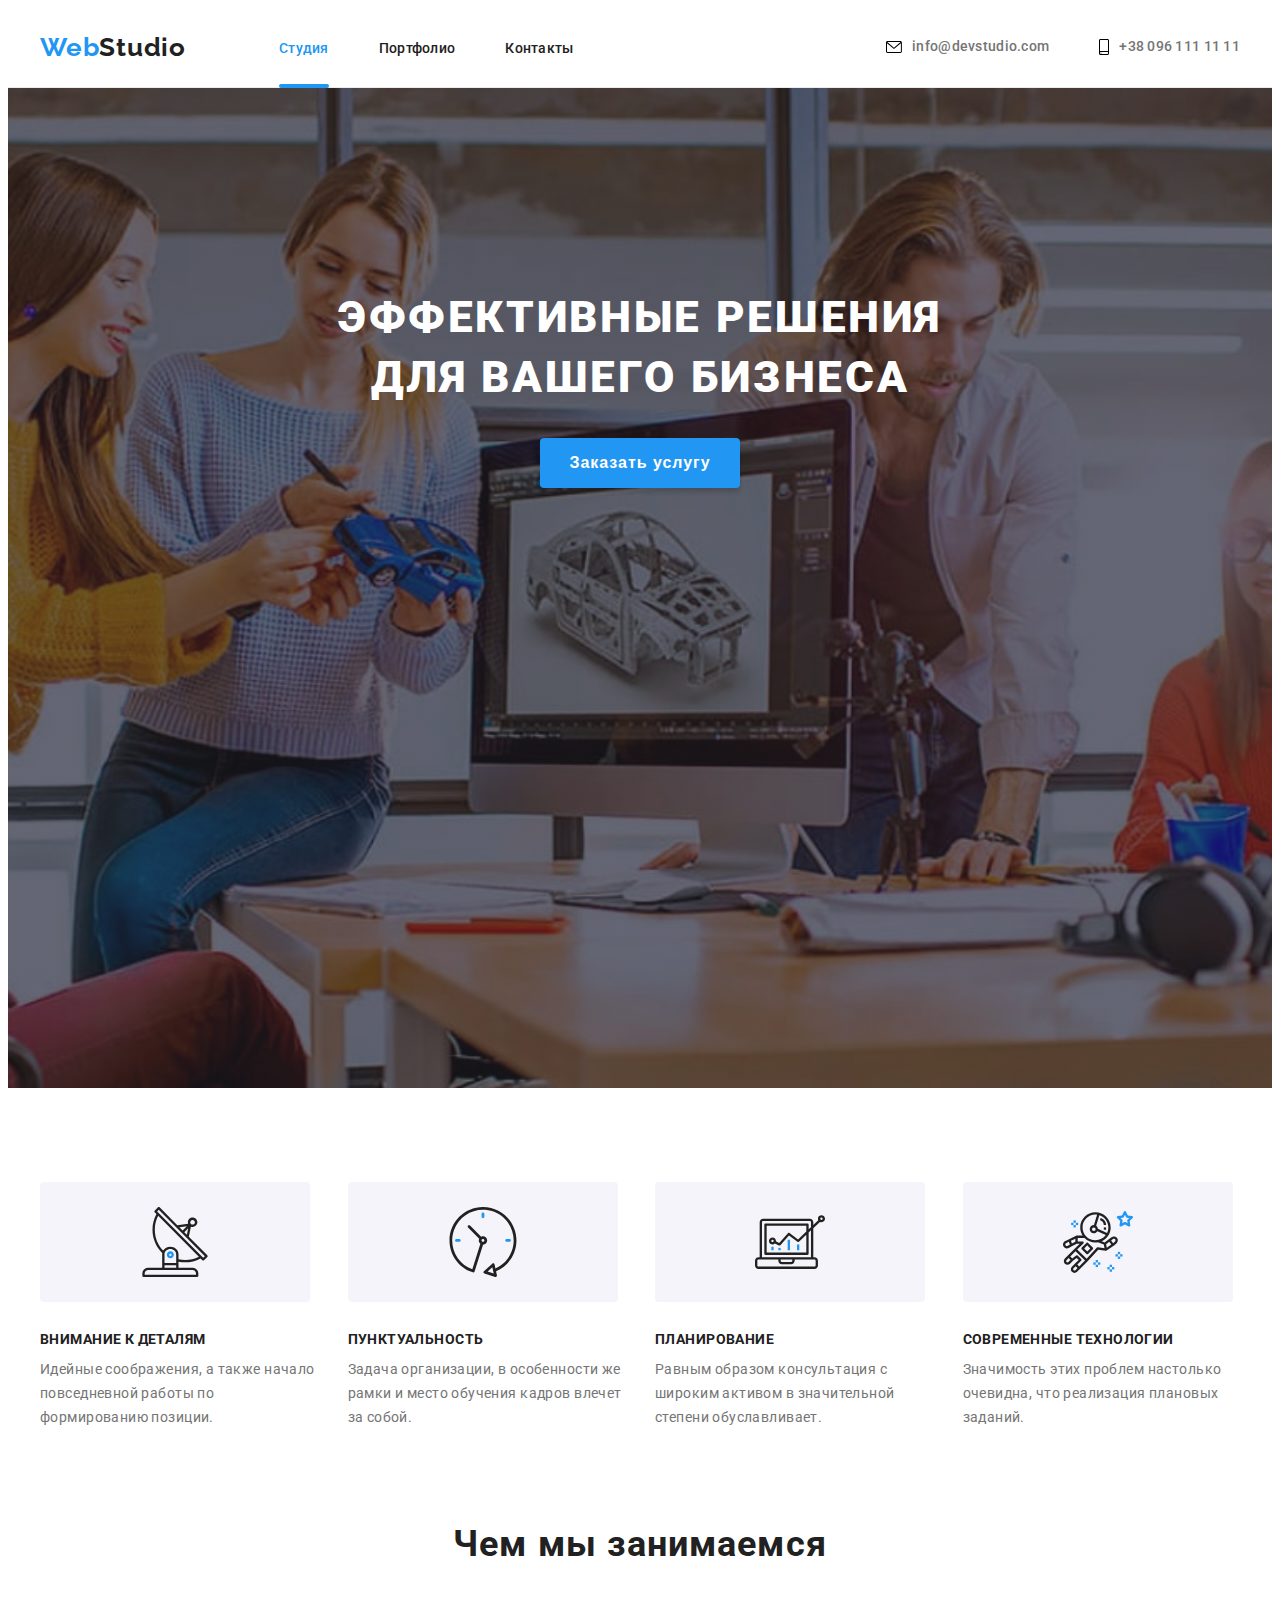
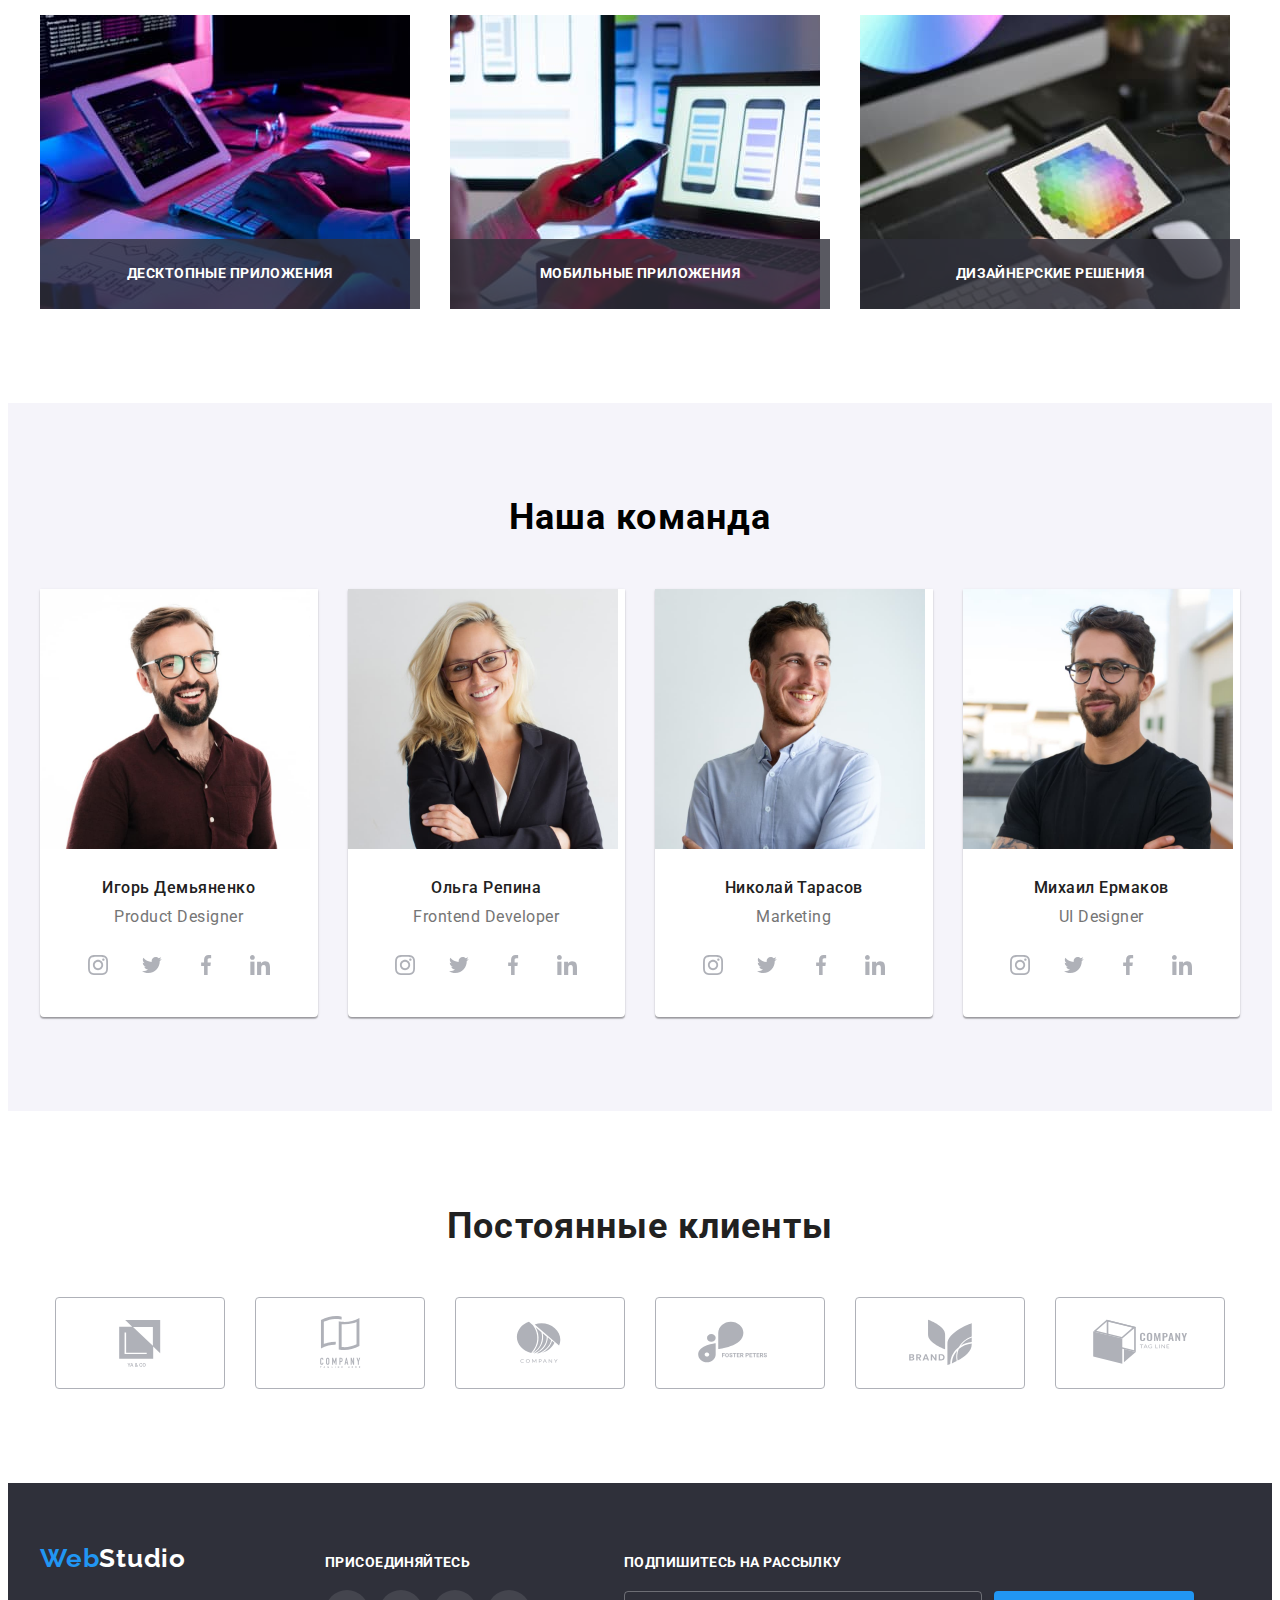
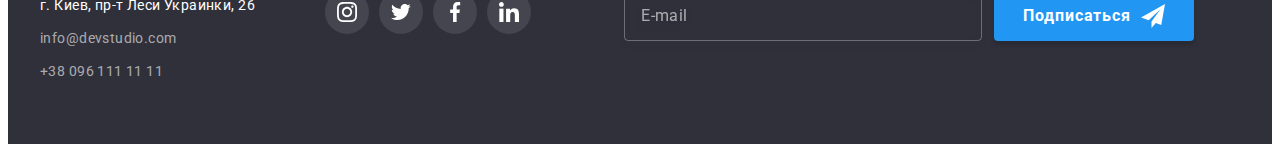
<file: index.html>
<!DOCTYPE html>
<html lang="ru">
<head>
    <meta charset="UTF-8">
    <meta http-equiv="X-UA-Compatible" content="IE=edge">
    <meta name="viewport" content="width=device-width, initial-scale=1.0">
    <link rel="preconnect" href="https://fonts.googleapis.com" />
    <link rel="preconnect" href="https://fonts.gstatic.com" crossorigin />
    <link href="https://fonts.googleapis.com/css2?family=Roboto:wght@400;500;700;900&family=Raleway:wght@700&display=swap"
        rel="stylesheet" 
    />
    <title>Gnat mac WebStudio</title>
    <link rel="stylesheet" href="https://cdnjs.cloudflare.com/ajax/libs/modern-normalize/1.1.0/modern-normalize.min.css"
        integrity="sha512-wpPYUAdjBVSE4KJnH1VR1HeZfpl1ub8YT/NKx4PuQ5NmX2tKuGu6U/JRp5y+Y8XG2tV+wKQpNHVUX03MfMFn9Q=="
        crossorigin="anonymous" referrerpolicy="no-referrer" />
    <link rel="stylesheet" href="./css/main.min.css" />
</head>
    <body>
    <!--Section 1 header--> 
    <header class="header">
        <div class="container">
            <a class="header__logo logo link" href="./index.html">Web<span class="header__logo-text--right">Studio</span>
            </a>
            <nav class="navigation">
                <ul class="menu-list__list list">
                    <li class="menu-list__item"><a class="menu-list__link link current" href="./index.html">Студия</a></li>
                    <li class="menu-list__item"><a class="menu-list__link link" href="./portfolio.html">Портфолио</a></li>
                    <li class="menu-list__item"><a class="menu-list__link link" href="">Контакты</a></li>
                </ul>
            </nav>
            <div class="contacts">
                <a class="contacts__link link" href="mailto:info@devstudio.com">
                    <svg class="contacts__icon" width="16" height="12">
                        <use href="./images/icons/symbol-defs.svg#icon-envelope"></use>
                    </svg>
                    info@devstudio.com</a>
                <a class="contacts__link link" href="tel:+380961111111">
                    <svg class="contacts__icon" width="10" height="16">
                        <use href="./images/icons/symbol-defs.svg#icon-smartphone"></use>
                    </svg>
                    +38 096 111 11 11</a>
            </div>
        </div>
    </header>
    <main>
    <!--Section 2 hero -->
        <section class="hero">
            <div class="container">
            <div class="hero__pic">   
            <h1 class="hero__title">Эффективные решения для вашего бизнеса</h1>
                <button type="button" class="hero__btn btn" data-modal-open>Заказать услугу</button>
            </div>
            </div>
        </section>
    <!--Section 3 benefits -->
        <section class="benefits section">
            <div class="container">
            <ul class="benefits-list list">
                <li class="benefits-list__item">
                    <div class="benefits-list__icons">
                    <svg class="benefits-list__icon">
                        <use href="./images/icons/symbol-defs.svg#icon-antenna"></use>
                    </svg>
                    </div>
                    <p class="benefits-list__text-up text-up">Внимание к деталям</p>
                    <p class="benefits-list__text-low text-low">Идейные соображения, а также начало повседневной работы по формированию позиции.</p>
                </li>
                <li class="benefits-list__item">
                    <div class="benefits-list__icons">
                    <svg class="benefits-list__icon">
                        <use href="./images/icons/symbol-defs.svg#icon-clock"></use>
                    </svg>
                    </div>
                    <p class="benefits-list__text-up text-up">Пунктуальность</p>
                    <p class="benefits-list__text-low text-low">Задача организации, в особенности же рамки и место обучения кадров влечет за собой.</p>
                </li>
                <li class="benefits-list__item">
                    <div class="benefits-list__icons">
                    <svg class="benefits-list__icon">
                        <use href="./images/icons/symbol-defs.svg#icon-diagram"></use>
                    </svg>
                    </div>
                    <p class="benefits-list__text-up text-up">Планирование</p>
                    <p class="benefits-list__text-low text-low">Равным образом консультация с широким активом в значительной степени обуславливает.</p>
                </li>
                <li class="benefits-list__item">
                    <div class="benefits-list__icons">
                    <svg class="benefits-list__icon">
                        <use href="./images/icons/symbol-defs.svg#icon-astronaut"></use>
                    </svg>
                    </div>
                    <p class="benefits-list__text-up text-up">Современные технологии</p>
                    <p class="benefits-list__text-low text-low">Значимость этих проблем настолько очевидна, что реализация плановых заданий.</p>
                </li>
            </ul>
            </div>
        </section>
    <!--Section 4 what-we-do -->
        <section class="we-do section">
            <div class="container">
            <h2 class="we-do-title">Чем мы занимаемся</h2>
            <ul class="we-do-list list">
                <li class="we-do-list__item"><img src="./images/we-do-1.jpg" alt="десктопный приложения" width="370">
                <div class="we-do-list__name">
                    <p class="we-do-list__text">Десктопные приложения</p>
                </div>
                </li>
                <li class="we-do-list__item"><img src="./images/we-do-2.jpg" alt="мобильные приложения" width="370">
                <div class="we-do-list__name">
                    <p class="we-do-list__text">Мобильные приложения</p>
                </div>
                </li>
                <li class="we-do-list__item"><img src="./images/we-do-3.jpg" alt="дизайнерские решения" width="370">
                <div class="we-do-list__name">
                    <p class="we-do-list__text">Дизайнерские решения</p>
                </div>
                </li>
            </ul>
            </div>
        </section>
    <!--Section 5 our-team -->
        <section class="our-team section">
            <div class="container">
            <h2 class="our-team-title">Наша команда</h2>
            <ul class="our-team-list list">
                <li class="our-team-list__item">
                    <img src="./images/team-1.jpg" alt="" width="270">
                    <div class="our-team-list__text"> 
                    <h3 class="our-team-list__text-up text-up">Игорь Демьяненко</p>
                    <p class="our-team-list__text-low text-low" lang="en">Product Designer</p>
                    <ul class="social-list our-team-list__social-list list ">
                        <li class="social-list__item">
                            <a href="" class="social-list__link link">
                                <svg class="social-list__icon" width="20" height="20">
                                    <use href="./images/icons/symbol-defs.svg#icon-instagram"></use>
                                </svg>
                            </a></li>
                        <li class="social-list__item">
                            <a href="" class="social-list__link link">
                                <svg class="social-list__icon" width="20" height="20">
                                    <use href="./images/icons/symbol-defs.svg#icon-twitter"></use>
                                </svg>
                            </a></li>
                        <li class="social-list__item">
                            <a href="" class="social-list__link link">
                                <svg class="social-list__icon" width="20" height="20">
                                    <use href="./images/icons/symbol-defs.svg#icon-facebook"></use>
                                </svg>
                            </a></li>
                        <li class="social-list__item">
                            <a href="" class="social-list__link link">
                                <svg class="social-list__icon" width="20" height="20">
                                    <use href="./images/icons/symbol-defs.svg#icon-linkedin"></use>
                                </svg>
                            </a></li>
                    </ul>
                </div>
                </li>
                <li class="our-team-list__item">
                    <img src="./images/team-2.jpg" alt="" width="270">
                    <div class="our-team-list__text">
                    <h3 class="our-team-list__text-up text-up">Ольга Репина</p>
                    <p class="our-team-list__text-low text-low" lang="en">Frontend Developer</p>
                        <ul class="social-list our-team-list__social-list list ">
                            <li class="social-list__item">
                                <a href="" class="social-list__link link">
                                    <svg class="social-list__icon" width="20" height="20">
                                        <use href="./images/icons/symbol-defs.svg#icon-instagram"></use>
                                    </svg>
                                </a>
                            </li>
                            <li class="social-list__item">
                                <a href="" class="social-list__link link">
                                    <svg class="social-list__icon" width="20" height="20">
                                        <use href="./images/icons/symbol-defs.svg#icon-twitter"></use>
                                    </svg>
                                </a>
                            </li>
                            <li class="social-list__item">
                                <a href="" class="social-list__link link">
                                    <svg class="social-list__icon" width="20" height="20">
                                        <use href="./images/icons/symbol-defs.svg#icon-facebook"></use>
                                    </svg>
                                </a>
                            </li>
                            <li class="social-list__item">
                                <a href="" class="social-list__link link">
                                    <svg class="social-list__icon" width="20" height="20">
                                        <use href="./images/icons/symbol-defs.svg#icon-linkedin"></use>
                                    </svg>
                                </a>
                            </li>
                        </ul>
                </div>
                </li>
                <li class="our-team-list__item">
                    <img src="./images/team-3.jpg" alt="" width="270">
                    <div class="our-team-list__text">
                    <h3 class="our-team-list__text-up text-up">Николай Тарасов</p>
                    <p class="our-team-list__text-low text-low" lang="en">Marketing</p>
                        <ul class="social-list our-team-list__social-list list ">
                            <li class="social-list__item">
                                <a href="" class="social-list__link link">
                                    <svg class="social-list__icon" width="20" height="20">
                                        <use href="./images/icons/symbol-defs.svg#icon-instagram"></use>
                                    </svg>
                                </a>
                            </li>
                            <li class="social-list__item">
                                <a href="" class="social-list__link link">
                                    <svg class="social-list__icon" width="20" height="20">
                                        <use href="./images/icons/symbol-defs.svg#icon-twitter"></use>
                                    </svg>
                                </a>
                            </li>
                            <li class="social-list__item">
                                <a href="" class="social-list__link link">
                                    <svg class="social-list__icon" width="20" height="20">
                                        <use href="./images/icons/symbol-defs.svg#icon-facebook"></use>
                                    </svg>
                                </a>
                            </li>
                            <li class="social-list__item">
                                <a href="" class="social-list__link link">
                                    <svg class="social-list__icon" width="20" height="20">
                                        <use href="./images/icons/symbol-defs.svg#icon-linkedin"></use>
                                    </svg>
                                </a>
                            </li>
                        </ul>
                </div>
                </li>
                <li class="our-team-list__item">
                    <img src="./images/team-4.jpg" alt="" width="270">
                    <div class="our-team-list__text">
                    <h3 class="our-team-list__text-up text-up">Михаил Ермаков</p>
                    <p class="our-team-list__text-low text-low" lang="en">UI Designer</p>
                    <ul class="social-list our-team-list__social-list list ">
                        <li class="social-list__item">
                            <a href="" class="social-list__link link">
                                <svg class="social-list__icon" width="20" height="20">
                                    <use href="./images/icons/symbol-defs.svg#icon-instagram"></use>
                                </svg>
                            </a>
                        </li>
                        <li class="social-list__item">
                            <a href="" class="social-list__link link">
                                <svg class="social-list__icon" width="20" height="20">
                                    <use href="./images/icons/symbol-defs.svg#icon-twitter"></use>
                                </svg>
                            </a>
                        </li>
                        <li class="social-list__item">
                            <a href="" class="social-list__link link">
                                <svg class="social-list__icon" width="20" height="20">
                                    <use href="./images/icons/symbol-defs.svg#icon-facebook"></use>
                                </svg>
                            </a>
                        </li>
                        <li class="social-list__item">
                            <a href="" class="social-list__link link">
                                <svg class="social-list__icon" width="20" height="20">
                                    <use href="./images/icons/symbol-defs.svg#icon-linkedin"></use>
                                </svg>
                            </a>
                        </li>
                    </ul>
                </div>
                </li>
            </ul>
            </div>
        </section>
        <!--Section 6 CLIENTS -->
        <section class="client">
            <div class="container">
                <h2 class="client-title">Постоянные клиенты</h2>
                <ul class="client-list list">
                    <li class="client-list__item"><a href="" class="client-list__link link">
                        <svg class="client-list__icon" width="170" height="92">
                                    <use href="./images/icons/symbol-defs.svg#icon-Client-1"></use>
                                </svg>
                    </a></li>
                    <li class="client-list__item"><a href="" class="client-list__link link">
                        <svg class="client-list__icon" width="170" height="92">
                                    <use href="./images/icons/symbol-defs.svg#icon-Client-2"></use>
                                </svg>
                    </a></li>
                    <li class="client-list__item"><a href="" class="client-list__link link">
                        <svg class="client-list__icon" width="170" height="92">
                                    <use href="./images/icons/symbol-defs.svg#icon-Client-3"></use>
                                </svg>
                    </a></li>
                    <li class="client-list__item"><a href="" class="client-list__link link">
                        <svg class="client-list__icon" width="170" height="92">
                                    <use href="./images/icons/symbol-defs.svg#icon-Client-4"></use>
                                </svg>
                    </a></li>
                    <li class="client-list__item"><a href="" class="client-list__link link">
                        <svg class="client-list__icon" width="170" height="92">
                                    <use href="./images/icons/symbol-defs.svg#icon-Client-5"></use>
                                </svg>
                    </a></li>
                    <li class="client-list__item"><a href="" class="client-list__link link">
                        <svg class="client-list__icon" width="170" height="92">
                                    <use href="./images/icons/symbol-defs.svg#icon-Client-6"></use>
                                </svg>
                    </a></li>
                </ul>
            </div>
        </section>
    </main>
    <!--Section FOOTER -->
    <footer class="footer section">
        <div class="container">
            <div class="footer-wrap">
                <div class="footer-info">
                    <a class="logo footer__logo link" href="./index.html">Web<span
                            class="footer__logo-text--right-white">Studio</span></a>
                    <address>
                        <ul class="footer-list list">
                            <li class="footer-list__item"><a href="https://goo.gl/maps/JQPirbtN8Ry6AJ1e7" target="_blank"
                                    class="footer-list__address link">г. Киев, пр-т Леси Украинки, 26</a></li>
                            <li class="footer-list__item"><a href="mailto:info@devstudio.com"
                                    class="link footer-list__link">info@devstudio.com</a></li>
                            <li class="footer-list__item"><a href="tel:+380961111111" class="link footer-list__link">+38 096
                                    111 11
                                    11</a></li>
                        </ul>
                    </address>
                </div>
                <div class="footer-social">
                    <h3 class="footer-social-title">Присоединяйтесь</h3>
                    <ul class="footer-social-list  list">
                        <li class="footer-social-list__item">
                            <a href="" class="footer-social-list__link link">
                                <svg class="footer-social-list__icon" width="20" height="20">
                                    <use href="./images/icons/symbol-defs.svg#icon-instagram"></use>
                                </svg>
                            </a>
                        </li>
                        <li class="footer-social-list__item">
                            <a href="" class="footer-social-list__link link">
                                <svg class="footer-social-list__icon" width="20" height="20">
                                    <use href="./images/icons/symbol-defs.svg#icon-twitter"></use>
                                </svg>
                            </a>
                        </li>
                        <li class="footer-social-list__item">
                            <a href="" class="footer-social-list__link link">
                                <svg class="footer-social-list__icon" width="20" height="20">
                                    <use href="./images/icons/symbol-defs.svg#icon-facebook"></use>
                                </svg>
                            </a>
                        </li>
                        <li class="footer-social-list__item">
                            <a href="" class="footer-social-list__link link">
                                <svg class="footer-social-list__icon" width="20" height="20">
                                    <use href="./images/icons/symbol-defs.svg#icon-linkedin"></use>
                                </svg>
                            </a>
                        </li>
                    </ul>
                </div>
                <div class="footer-form">
                    <form class="footer-form-subscribe form-subscribe">
                        <label for="form-subscribe">Подпишитесь на рассылку</label>
                        <div class="form-subscribe__field">
                            <input name="email" type="email" id="form-subscribe" placeholder="E-mail"
                                class="form-subscribe__input" />
                            <button type="submit" class="form-subscribe__btn">
                                Подписаться
                                <svg class="form-subscribe__icon" width="24" height="24">
                                    <use href="./images/icons/symbol-defs.svg#icon-send"></use>
                                </svg>
                            </button>
                        </div>
                    </form>
                </div>
            </div>
        </div>
    </footer>
    <!------------- MODAL ----------->
    <div class="overlay is-hidden" data-modal>
    <div class="modal">
        <button class="modal-close__button" type="button" data-modal-close>
            <svg class="modal-close__icon" width="18" height="18">
                <use href="./images/icons/symbol-defs.svg#icon-close"></use>
            </svg>
        </button>
        <p class="modal-title">Оставьте свои данные, мы вам перезвоним</h3>
        <form class="modal-form">
            <div class="modal-form__field">
                <label class="modal-form__label" for="user-name">Имя</label>
                <div class="modal-form__input-wrap">
                    <input 
                    id="user-name"
                    name="user-name"
                    type="text"
                    class="modal-form__input-text"
                    placeholder=""
                    />
                    <svg class="modal-form__input-icon" width="18" height="18">
                        <use href="./images/icons/symbol-defs.svg#icon-person"></use>
                    </svg>
                </div>
            </div>
            <div class="modal-form__field">
                <label class="modal-form__label" for="user-tel">Телефон</label>
                <div class="modal-form__input-wrap">
                    <input 
                    id="user-tel" 
                    name="user-tel" 
                    type="tel" 
                    class="modal-form__input-text" 
                    placeholder="" 
                    />
                    <svg class="modal-form__input-icon" width="18" height="18">
                        <use href="./images/icons/symbol-defs.svg#icon-phone"></use>
                    </svg>
                </div>
            </div>
            <div class="modal-form__field">
                <label class="modal-form__label" for="user-email">Почта</label>
                <div class="modal-form__input-wrap">
                    <input 
                    id="user-email" 
                    name="user-email" 
                    type="email" 
                    class="modal-form__input-text" 
                    placeholder=""
                    />
                    <svg class="modal-form__input-icon" width="18" height="18">
                        <use href="./images/icons/symbol-defs.svg#icon-email"></use>
                    </svg>
                </div>
            </div>
            <div class="modal-form__field">
                <label class="modal-form__label" for="user-text">Комментарий</label>
                <div class="modal-form__input-wrap">
                    <textarea 
                    class="modal-form__input-textarea"
                    name="user-text"
                    id="user-text"
                    placeholder="Введите текст" 
                    ></textarea>
                </div>
            </div>
            <div class="modal-form__field-check">
                    <input
                    type="checkbox"
                    class="modal-form__check visually-hidden" 
                    name="privacy-check" 
                    id="modal-check" 
                    />
                    <label class="modal-form__check-text" for="modal-check">
                    <span>
                        <svg class="modal-form__check-icon" width="16" height="15">
                            <use href="./images/icons/symbol-defs.svg#icon-check"></use>
                        </svg>
                    </span>
                    <p>
                    Соглашаюсь с рассылкой и принимаю <a href="#" class="modal-form__check-link">Условия договора</a>
                    </p>
                    </label>
            </div>
            <div class="btn-wrap">
            <button type="submit" class="modal-btn">Отправить</button>
            </div>
        </form>
    </div>
    </div>
    <script src="./js/modal.js"></script>
    </body>
</html>
</file>
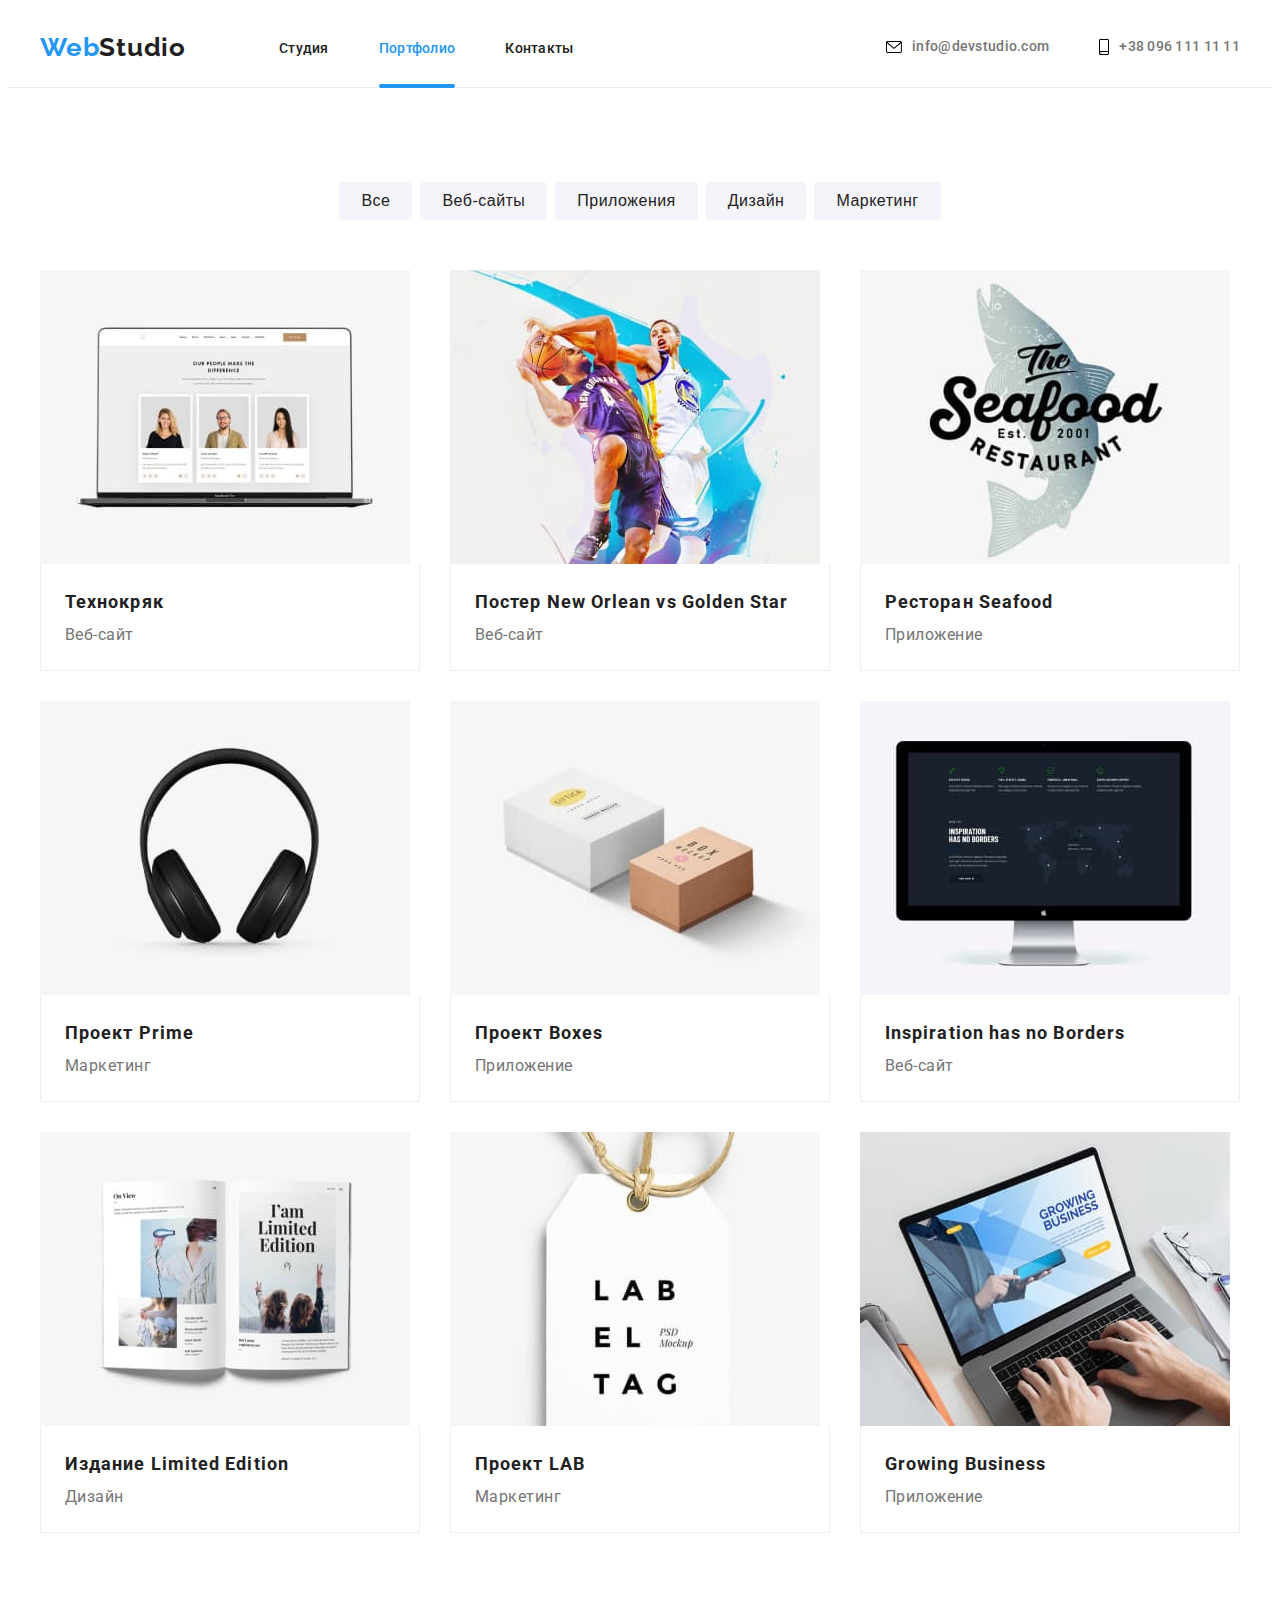
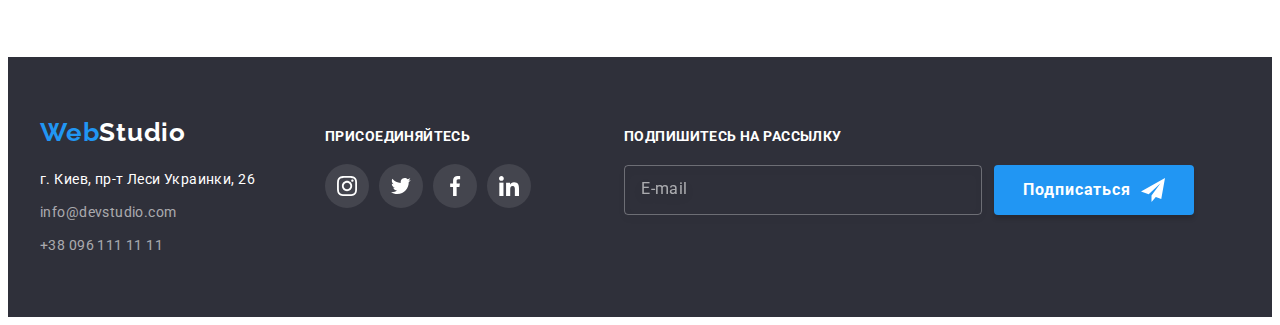
<file: portfolio.html>
<!DOCTYPE html>
<html lang="en">
<head>
    <meta charset="UTF-8" />
    <meta http-equiv="X-UA-Compatible" content="IE=edge" />
    <meta name="viewport" content="width=device-width, initial-scale=1.0" />
    <link rel="preconnect" href="https://fonts.googleapis.com" />
    <link rel="preconnect" href="https://fonts.gstatic.com" crossorigin />
    <link href="https://fonts.googleapis.com/css2?family=Roboto:wght@400;500;700;900&family=Raleway:wght@700&display=swap"
        rel="stylesheet" 
    />
    <title>Gnat - Portfolio - Webstudio</title>
    <link rel="stylesheet" href="https://cdnjs.cloudflare.com/ajax/libs/modern-normalize/1.1.0/modern-normalize.min.css"
        integrity="sha512-wpPYUAdjBVSE4KJnH1VR1HeZfpl1ub8YT/NKx4PuQ5NmX2tKuGu6U/JRp5y+Y8XG2tV+wKQpNHVUX03MfMFn9Q=="
        crossorigin="anonymous" referrerpolicy="no-referrer" />
    <link rel="stylesheet" href="./css/main.min.css" />
</head>
    <body>
    <!--Section 1 header-->
    <header class="header">
        <div class="container">
        <a class="logo header__logo link" href="./index.html">Web<span class="header__logo-text--right">Studio</span></a>
            <nav class="navigation">
                <ul class="menu-list__list list">
                    <li class="menu-list__item"><a class="menu-list__link link" href="./index.html">Студия</a></li>
                    <li class="menu-list__item"><a class="menu-list__link link current" href="./portfolio.html">Портфолио</a></li>
                    <li class="menu-list__item"><a class="menu-list__link link" href="">Контакты</a></li>
                </ul>
            </nav>
        <div class="contacts">
            <a class="contacts__link link" href="mailto:info@devstudio.com">
                <svg class="contacts__icon" width="16" height="12">
                    <use href="./images/icons/symbol-defs.svg#icon-envelope"></use>
                </svg>
                info@devstudio.com</a>
            <a class="contacts__link link" href="tel:+380961111111">
                <svg class="contacts__icon" width="10" height="16">
                    <use href="./images/icons/symbol-defs.svg#icon-smartphone"></use>
                </svg>
                +38 096 111 11 11</a>
        </div>
        </div>
    </header>
    <main>
    <!--Section 2 Projects -->
    <section class="portfolio section">
        <div class="container">
            <ul class="portfolio__btns-list btns-list list">
                <li class="btns-list__item"><button type="button" class="btns-list__btn btn">Все</button></li>
                <li class="btns-list__item"><button type="button" class="btns-list__btn btn">Веб-сайты</button></li>
                <li class="btns-list__item"><button type="button" class="btns-list__btn btn">Приложения</button></li>
                <li class="btns-list__item"><button type="button" class="btns-list__btn btn">Дизайн</button></li>
                <li class="btns-list__item"><button type="button" class="btns-list__btn btn">Маркетинг</button></li>
            </ul>
            <ul class="portfolio__project-list project-list list">
                <li class="project-list__item">
                    <a href="" class="project-list__link link">
                    <div class="project-list__image">
                    <img src="./images/project-1.jpg" alt="" width="370">
                    <p class="project-list__hover">Ресурс предлагает комплексные предложения с разным уровнем функционала и сервисов. Все это
                    позволит посетителю получить
                    исчерпывающие сведения о компании или частном лице.</p></div>
                    <div class="project-list__name">
                    <p class="project-list__text-up">Технокряк</p>
                    <p  class="project-list__text-low">Веб-сайт</p>
                    </div>
                    </a>
                </li>
                <li class="project-list__item">
                <a href="" class="project-list__link link">
                    <div class="project-list__image">
                        <img src="./images/project-2.jpg" alt="" width="370">
                        <p class="project-list__hover">Ресурс предлагает комплексные предложения с разным уровнем функционала и сервисов.
                            Все это
                            позволит посетителю получить
                            исчерпывающие сведения о компании или частном лице.</p>
                    </div>
                    <div class="project-list__name">
                        <p class="project-list__text-up">Постер New Orlean vs Golden Star</p>
                        <p class="project-list__text-low">Веб-сайт</p>
                    </div>
                </a>
                </li>
                <li class="project-list__item">
                    <a href="" class="project-list__link link">
                        <div class="project-list__image">
                            <img src="./images/project-3.jpg" alt="" width="370">
                            <p class="project-list__hover">Ресурс предлагает комплексные предложения с разным уровнем функционала и
                                сервисов.
                                Все это
                                позволит посетителю получить
                                исчерпывающие сведения о компании или частном лице.</p>
                        </div>
                        <div class="project-list__name">
                            <p class="project-list__text-up">Ресторан Seafood</p>
                            <p class="project-list__text-low">Приложение</p>
                        </div>
                    </a>
                </li>
                <li class="project-list__item">
                    <a href="" class="project-list__link link">
                        <div class="project-list__image">
                            <img src="./images/project-4.jpg" alt="" width="370">
                            <p class="project-list__hover">Ресурс предлагает комплексные предложения с разным уровнем функционала и
                                сервисов.
                                Все это
                                позволит посетителю получить
                                исчерпывающие сведения о компании или частном лице.</p>
                        </div>
                        <div class="project-list__name">
                            <p class="project-list__text-up">Проект Prime</p>
                            <p class="project-list__text-low">Маркетинг</p>
                        </div>
                    </a>
                </li>
                <li class="project-list__item">
                    <a href="" class="project-list__link link">
                        <div class="project-list__image">
                            <img src="./images/project-5.jpg" alt="" width="370">
                            <p class="project-list__hover">Ресурс предлагает комплексные предложения с разным уровнем функционала и
                                сервисов.
                                Все это
                                позволит посетителю получить
                                исчерпывающие сведения о компании или частном лице.</p>
                        </div>
                        <div class="project-list__name">
                            <p class="project-list__text-up">Проект Boxes</p>
                            <p class="project-list__text-low">Приложение</p>
                        </div>
                    </a>
                </li>
                <li class="project-list__item">
                    <a href="" class="project-list__link link">
                        <div class="project-list__image">
                            <img src="./images/project-6.jpg" alt="" width="370">
                            <p class="project-list__hover">Ресурс предлагает комплексные предложения с разным уровнем функционала и
                                сервисов.
                                Все это
                                позволит посетителю получить
                                исчерпывающие сведения о компании или частном лице.</p>
                        </div>
                        <div class="project-list__name">
                            <p class="project-list__text-up">Inspiration has no Borders</p>
                            <p class="project-list__text-low">Веб-сайт</p>
                        </div>
                    </a>
                </li>
                <li class="project-list__item">
                    <a href="" class="project-list__link link">
                        <div class="project-list__image">
                            <img src="./images/project-7.jpg" alt="" width="370">
                            <p class="project-list__hover">Ресурс предлагает комплексные предложения с разным уровнем функционала и
                                сервисов.
                                Все это
                                позволит посетителю получить
                                исчерпывающие сведения о компании или частном лице.</p>
                        </div>
                        <div class="project-list__name">
                            <p class="project-list__text-up">Издание Limited Edition</p>
                            <p class="project-list__text-low">Дизайн</p>
                        </div>
                    </a>
                </li>
                <li class="project-list__item">
                    <a href="" class="project-list__link link">
                        <div class="project-list__image">
                            <img src="./images/project-8.jpg" alt="" width="370">
                            <p class="project-list__hover">Ресурс предлагает комплексные предложения с разным уровнем функционала и
                                сервисов.
                                Все это
                                позволит посетителю получить
                                исчерпывающие сведения о компании или частном лице.</p>
                        </div>
                        <div class="project-list__name">
                            <p class="project-list__text-up">Проект LAB</p>
                            <p class="project-list__text-low">Маркетинг</p>
                        </div>
                    </a>
                </li>
                <li class="project-list__item">
                    <a href="" class="project-list__link link">
                        <div class="project-list__image">
                            <img src="./images/project-9.jpg" alt="" width="370">
                            <p class="project-list__hover">Ресурс предлагает комплексные предложения с разным уровнем функционала и
                                сервисов.
                                Все это
                                позволит посетителю получить
                                исчерпывающие сведения о компании или частном лице.</p>
                        </div>
                        <div class="project-list__name">
                            <p class="project-list__text-up">Growing Business</p>
                            <p class="project-list__text-low">Приложение</p>
                        </div>
                    </a>
                </li>
            </ul>
            </div>
        </section>
    </main>
    <footer class="footer section">
        <div class="container">
            <div class="footer-wrap">
                <div class="footer-info">
                    <a class="logo footer__logo link" href="./index.html">Web<span class="footer__logo-text--right-white">Studio</span></a>
                    <address>
                        <ul class="footer-list list">
                            <li class="footer-list__item"><a href="https://goo.gl/maps/JQPirbtN8Ry6AJ1e7" target="_blank"
                                    class="footer-list__address link">г. Киев, пр-т Леси Украинки, 26</a></li>
                            <li class="footer-list__item"><a href="mailto:info@devstudio.com"
                                    class="link footer-list__link">info@devstudio.com</a></li>
                            <li class="footer-list__item"><a href="tel:+380961111111" class="link footer-list__link">+38 096 111 11
                                    11</a></li>
                        </ul>
                    </address>
                </div>
                <div class="footer-social">
                    <h3 class="footer-social-title">Присоединяйтесь</h3>
                    <ul class="footer-social-list  list">
                        <li class="footer-social-list__item">
                            <a href="" class="footer-social-list__link link">
                                <svg class="footer-social-list__icon" width="20" height="20">
                                    <use href="./images/icons/symbol-defs.svg#icon-instagram"></use>
                                </svg>
                            </a>
                        </li>
                        <li class="footer-social-list__item">
                            <a href="" class="footer-social-list__link link">
                                <svg class="footer-social-list__icon" width="20" height="20">
                                    <use href="./images/icons/symbol-defs.svg#icon-twitter"></use>
                                </svg>
                            </a>
                        </li>
                        <li class="footer-social-list__item">
                            <a href="" class="footer-social-list__link link">
                                <svg class="footer-social-list__icon" width="20" height="20">
                                    <use href="./images/icons/symbol-defs.svg#icon-facebook"></use>
                                </svg>
                            </a>
                        </li>
                        <li class="footer-social-list__item">
                            <a href="" class="footer-social-list__link link">
                                <svg class="footer-social-list__icon" width="20" height="20">
                                    <use href="./images/icons/symbol-defs.svg#icon-linkedin"></use>
                                </svg>
                            </a>
                        </li>
                    </ul>
                </div>
                <div class="footer-form">
                    <form class="footer-form-subscribe form-subscribe">
                        <label for="form-subscribe">Подпишитесь на рассылку</label>
                        <div class="form-subscribe__field">
                            <input name="email" type="email" id="form-subscribe" placeholder="E-mail"
                                class="form-subscribe__input"/>
                            <button type="submit" class="form-subscribe__btn">
                                Подписаться
                                <svg class="form-subscribe__icon" width="24" height="24">
                                    <use href="./images/icons/symbol-defs.svg#icon-send"></use>
                                </svg>
                            </button>
                        </div>
                    </form>
                </div>
            </div>
        </div>
    </footer>
    <div class="overlay is-hidden" data-modal>
        <div class="modal">
            <button class="close-button" type="button" data-modal-close>
                <svg class="close-button-icon" width="18" height="18">
                    <use href="./images/icons/symbol-defs.svg#icon-close"></use>
                </svg>
            </button>
        </div>
    </div>
    <script src="./js/modal.js"></script>
    </body>
    </html>
</file>
<file: css/main.min.css>
*::before,*::after{box-sizing:border-box}p,h1,h2,h3,h4,h5,h6{margin:0}ul,ol{margin:0;padding-left:0}img{display:block;max-width:100%;height:auto}body{color:var(----main-background);font-family:var(--text-font-main)}.list{list-style:none}.link{text-decoration:none;cursor:pointer}.container{width:1200px;padding-left:15px;padding-right:15px;margin:0 auto}.section{padding-top:94px;padding-bottom:94px}.logo{font-family:var(--text-font-second);font-weight:700;font-size:26px;line-height:1.19;letter-spacing:.03em}.header__logo{color:var(--main-blue)}.header__logo-text--right{color:var(--first-text);margin-right:93px}.footer__logo{color:var(--main-blue);display:block;margin-bottom:20px}.footer__logo-text--right-white{color:#fff}.header{background-color:#fff;padding-top:24px;padding-bottom:24px;border-bottom:1px solid #ececec}.header .container{display:flex}.menu-list__list{display:flex}.navigation{display:flex;align-items:center;margin-right:auto}.menu-list__item:not(:last-child){margin-right:50px}.menu-list__link{position:relative;font-weight:500;font-size:14px;line-height:1.14;letter-spacing:.02em;color:var(--first-text);transition:color 250ms cubic-bezier(0.4, 0, 0.2, 1)}.menu-list__link:hover,.menu-list__link:focus{color:var(--main-blue)}.current{color:var(--main-blue);position:relative;padding-top:32px;padding-bottom:32px}.current::after{content:"";position:absolute;display:block;bottom:0;left:0;width:100%;height:4px;background:var(--main-blue);border-radius:2px}.contacts{display:flex;justify-content:flex-end;align-items:center}.contacts__link{display:inline-flex;flex-wrap:nowrap;align-items:center;justify-content:flex-end;font-weight:500;font-size:14px;line-height:1.14;letter-spacing:.02em;color:var(--text-low);transition:background-color 250ms cubic-bezier(0.4, 0, 0.2, 1),color 250ms cubic-bezier(0.4, 0, 0.2, 1),box-shadow 250ms cubic-bezier(0.4, 0, 0.2, 1)}.contacts__link:last-child{padding-right:0px;margin-left:50px}.contacts__link:hover,.contacts__link:focus{color:var(--main-blue)}.contacts__icon{margin-right:10px;transition:fill 250ms cubic-bezier(0.4, 0, 0.2, 1)}.contacts__link:hover .contacts__icon,.contacts__link:focus .contacts__icon{fill:var(--main-blue)}.hero{background-color:#c4c4c4;padding-top:200px;padding-bottom:200px;max-width:1600px;height:600px;margin-left:auto;margin-right:auto;background-image:linear-gradient(rgba(47, 48, 58, 0.4), rgba(47, 48, 58, 0.4)),url(../images/bg-hero.jpg);background-position:center;background-repeat:no-repeat;background-size:cover}.hero__title{font-weight:900;font-size:44px;line-height:1.36;text-align:center;letter-spacing:.06em;text-transform:uppercase;color:#fff;max-width:696px;margin:0 auto;margin-bottom:30px}.hero__btn{font-style:normal;font-weight:700;font-size:16px;line-height:1.87;display:block;letter-spacing:.06em;color:#fff;background:var(--main-blue);box-shadow:0px 4px 4px rgba(0,0,0,.15);border-radius:4px;cursor:pointer;height:50px;min-width:200px;text-align:center;margin:0 auto;border:0;transition:background-color 250ms cubic-bezier(0.4, 0, 0.2, 1),color 250ms cubic-bezier(0.4, 0, 0.2, 1),box-shadow 250ms cubic-bezier(0.4, 0, 0.2, 1)}.hero__btn:hover,.hero__btn:focus{background-color:#188ce8}.benefits{background-color:var(----main-background);padding-bottom:0}.benefits .container{display:flex}.benefits-list{display:flex}.benefits-list__item{width:calc((100% - 90px)/4)}.benefits-list__item+.benefits-list__item{margin-left:30px}.benefits-list__text-up{font-weight:700;font-size:14px;line-height:1.14;letter-spacing:.03em;text-transform:uppercase;color:var(--first-text);margin-bottom:10px}.benefits-list__text-low{font-weight:400;font-size:14px;line-height:1.71;letter-spacing:.03em;color:var(--text-low)}.benefits-list__icons{display:flex;justify-content:center;align-items:center;height:120px;width:270px;background:#f5f4fa;border-radius:4px;margin-bottom:30px}.benefits-list__icon{height:70px}.we-do{background-color:var(----main-background)}.we-do-list{display:flex;margin-left:-30px}.we-do-list__item{flex-basis:calc(33.3333333333% - 30px);width:calc((100% - 90px)/3);margin-left:30px;position:relative}.we-do-title{font-weight:700;font-size:36px;line-height:1.16;text-align:center;letter-spacing:.03em;color:var(--first-text);margin-bottom:50px}.we-do-list__name{display:flex;justify-content:center;align-items:center;position:absolute;bottom:0;left:0;width:100%;height:70px;background:rgba(47,48,58,.8);font-family:var(--text-font-main);font-style:normal;font-weight:700;font-size:14px;line-height:1.14;text-align:center;letter-spacing:.03em;text-transform:uppercase;color:#fff}.our-team{background-color:#f5f4fa}.our-team-list{display:flex;flex-wrap:wrap;margin-left:-30px}.our-team-list__item{background-color:#fff;flex-basis:calc(25% - 30px);margin-left:30px;box-shadow:0px 1px 3px rgba(0,0,0,.12),0px 1px 1px rgba(0,0,0,.14),0px 2px 1px rgba(0,0,0,.2);border-radius:0px 0px 4px 4px}.our-team-list__text{padding-top:30px;padding-bottom:30px}.our-team-title{font-weight:700;font-size:36px;line-height:1.16;text-align:center;letter-spacing:.03em;margin-bottom:50px}.our-team-list__text-up{font-weight:500;font-size:16px;line-height:1.18;text-align:center;letter-spacing:.03em;color:var(--first-text)}.our-team-list__text-low{font-weight:400;font-size:16px;line-height:1.18;text-align:center;letter-spacing:.03em;color:var(--text-low);margin-top:10px;margin-bottom:16px}.our-team-list__social-list{display:flex;justify-content:center}.social-list__item+.social-list__item{margin-left:10px}.social-list__icon{fill:#afb1b8}.social-list__link:hover .social-list__icon,.social-list__link:focus .social-list__icon{fill:#fff}.social-list__link{height:44px;width:44px;border-radius:50%;display:flex;align-items:center;justify-content:center;transition:background-color 250ms cubic-bezier(0.4, 0, 0.2, 1),color 250ms cubic-bezier(0.4, 0, 0.2, 1),box-shadow 250ms cubic-bezier(0.4, 0, 0.2, 1)}.social-list__link:hover,.social-list__link:focus{background-color:var(--main-blue)}.client{padding-top:94px;padding-bottom:94px;margin-right:auto;margin-left:auto}.client-title{font-weight:700;font-size:36px;line-height:1.17;text-align:center;letter-spacing:.03em;color:#212121;margin-bottom:50px}.client-list{display:flex;justify-content:center;align-items:center}.client-list__item{display:flex;justify-content:center;align-items:center;height:92px;width:170px;border:1px solid #afb1b8;box-sizing:border-box;border-radius:4px;color:#afb1b8;transition:color 250ms cubic-bezier(0.4, 0, 0.2, 1),border 250ms cubic-bezier(0.4, 0, 0.2, 1)}.client-list__item:not(:first-child){margin-left:30px}.client-list__item:hover,.client-list__item:focus{color:var(--main-blue);border:1px solid var(--main-blue)}.client-list__link{display:flex;justify-content:center;align-items:center;fill:#afb1b8}.client-list__icon{transition:fill 250ms cubic-bezier(0.4, 0, 0.2, 1)}.client-list__link:hover .client-list__icon,.client-list__link:focus .client-list__icon{fill:var(--main-blue)}.footer{background-color:#2f303a;padding-top:60px;padding-bottom:60px}.footer-wrap{display:flex;align-items:baseline}.footer-info{margin-right:70px}.footer-list__item+.footer-list__item{margin-top:9px}.footer-list__address{font-style:normal;font-weight:400;font-size:14px;line-height:1.71;letter-spacing:.03em;color:#fff;margin-top:100px}.footer-list__link{font-style:normal;font-weight:400;font-size:14px;line-height:1.71;letter-spacing:.03em;color:rgba(255,255,255,.6);transition:background-color 250ms cubic-bezier(0.4, 0, 0.2, 1),color 250ms cubic-bezier(0.4, 0, 0.2, 1),box-shadow 250ms cubic-bezier(0.4, 0, 0.2, 1)}.footer-list__link:hover,.footer-list__link:focus{color:var(--main-blue)}.footer-social-title{font-weight:700;font-size:14px;line-height:16px;letter-spacing:.03em;text-transform:uppercase;color:#fff;margin-bottom:20px}.footer-social-list{display:flex;justify-content:left}.footer-social-list__item+.footer-social-list__item{margin-left:10px}.footer-social-list__icon{fill:#fff}.footer-social-list__link:hover .footer-social-list__icon,.footer-social-list__link:focus .footer-social-list__icon{fill:#fff}.footer-social-list__link{height:44px;width:44px;border-radius:50%;display:flex;align-items:center;justify-content:center;background-color:rgba(255,255,255,.1);transition:background-color 250ms cubic-bezier(0.4, 0, 0.2, 1),color 250ms cubic-bezier(0.4, 0, 0.2, 1),box-shadow 250ms cubic-bezier(0.4, 0, 0.2, 1)}.footer-social-list__link:hover,.footer-social-list__link:focus{background-color:var(--main-blue)}.footer-form-subscribe{display:flex;flex-direction:column;justify-content:flex-end;margin-left:93px}.footer-form-subscribe label{margin-bottom:20px;font-family:var(--text-font-main);font-style:normal;font-weight:700;font-size:14px;line-height:1.14;letter-spacing:.03em;text-transform:uppercase;color:#fff}.form-subscribe__field{display:flex}.form-subscribe__input{width:358px;height:50px;margin-right:12px;padding-left:16px;border:1px solid rgba(255,255,255,.3);box-sizing:border-box;filter:drop-shadow(0px 4px 4px rgba(0, 0, 0, 0.15));border-radius:4px;background-color:rgba(0,0,0,0);color:rgba(255,255,255,.6)}.form-subscribe__input::placeholder{font-family:var(--text-font-main);font-style:normal;font-weight:400;font-size:16px;line-height:1.25;display:flex;align-items:center;letter-spacing:.03em;color:rgba(255,255,255,.6)}.form-subscribe__btn{display:flex;align-items:center;justify-content:center;width:200px;height:50px;font-family:var(--text-font-main);font-style:normal;font-weight:700;font-size:16px;line-height:1.88;letter-spacing:.06em;color:#fff;background:var(--main-blue);box-shadow:0px 4px 4px rgba(0,0,0,.15);border-radius:4px;border:none;cursor:pointer;transition:background-color 250ms cubic-bezier(0.4, 0, 0.2, 1),color 250ms cubic-bezier(0.4, 0, 0.2, 1),box-shadow 250ms cubic-bezier(0.4, 0, 0.2, 1)}.form-subscribe__btn:hover,.form-subscribe__btn:focus{background-color:#188ce8}.form-subscribe__icon{fill:#fff;margin-left:10px}.portfolio__btns-list{display:flex;justify-content:center;margin-bottom:50px}.btns-list__item+.btns-list__item{margin-left:8px}.btns-list__btn{font-style:normal;font-weight:500;font-size:16px;line-height:1.63;text-align:center;letter-spacing:.03em;color:var(--first-text);cursor:pointer;background:#f5f4fa;border-radius:4px;padding:6px 22px;border:0;transition:background-color 250ms cubic-bezier(0.4, 0, 0.2, 1),color 250ms cubic-bezier(0.4, 0, 0.2, 1),box-shadow 250ms cubic-bezier(0.4, 0, 0.2, 1)}.btns-list__btn:hover,.btns-list__btn:focus{color:#fff;background-color:var(--main-blue);box-shadow:0px 3px 1px rgba(0,0,0,.1),0px 1px 2px rgba(0,0,0,.08),0px 2px 2px rgba(0,0,0,.12)}.portfolio__project-list{display:flex;flex-wrap:wrap;margin-left:-30px;margin-top:50px}.project-list__item{flex-basis:calc(33.3333333333% - 30px);width:calc((100% - 90px)/3);margin-left:30px;margin-bottom:30px}.project-list__item:hover,.project-list__item:focus{box-shadow:0px 1px 1px rgba(0,0,0,.12),0px 4px 4px rgba(0,0,0,.06),1px 4px 6px rgba(0,0,0,.16);transition:background-color 250ms cubic-bezier(0.4, 0, 0.2, 1),color 250ms cubic-bezier(0.4, 0, 0.2, 1),box-shadow 250ms cubic-bezier(0.4, 0, 0.2, 1)}.project-list__text-up{font-weight:700;font-size:18px;line-height:2;letter-spacing:.06em;color:var(--first-text)}.project-list__text-low{font-weight:400;font-size:16px;line-height:1.87;letter-spacing:.03em;color:var(--text-low)}.project-list__name{border:1px solid #eee;border-top:none;padding:20px 24px}.project-list__image{position:relative;overflow:hidden}.project-list__hover{position:absolute;top:0;left:0;height:100%;width:100%;padding:63px 24px;background:rgba(33,150,243,.9);font-weight:400;font-size:18px;line-height:1.56;letter-spacing:.03em;color:#fff;transform:translateY(100%);transition:transform 250ms cubic-bezier(0.4, 0, 0.2, 1)}.project-list__link:hover .project-list__hover,.project-list__link:focus .project-list__hover{transform:translateY(0%)}.overlay{position:fixed;width:100vw;height:100vh;left:0px;top:0px;background:rgba(0,0,0,.2);opacity:1;transition:opacity 250ms cubic-bezier(0.4, 0, 0.2, 1)}.is-hidden{opacity:0;pointer-events:none}.modal{position:absolute;left:50%;top:50%;transform:translate(-50%, -50%) scale(1);transition:transform 250ms cubic-bezier(0.4, 0, 0.2, 1);min-width:528px;min-height:581px;background:#fff;box-shadow:0px 1px 3px rgba(0,0,0,.12),0px 1px 1px rgba(0,0,0,.14),0px 2px 1px rgba(0,0,0,.2);border-radius:4px}.overlay.is-hidden .modal{transform:translate(-50%, -50%) scale(1.5)}.modal-close__button{position:absolute;width:30px;height:30px;right:0;top:0;background:#fff;border:1px solid rgba(0,0,0,.1);border-radius:50%;margin-right:8px;margin-top:8px;margin-left:auto;display:flex;justify-content:center;align-items:center}.modal-close__button:hover .modal-close__icon,.modal-close__button:focus .modal-close__icon{fill:var(--main-blue);transition:background-color 250ms cubic-bezier(0.4, 0, 0.2, 1),color 250ms cubic-bezier(0.4, 0, 0.2, 1),box-shadow 250ms cubic-bezier(0.4, 0, 0.2, 1)}.modal-title{margin-top:40px;margin-bottom:12px;font-family:var(--text-font-main);font-style:normal;font-weight:700;font-size:20px;line-height:1.15;text-align:center;letter-spacing:.03em;color:#212121}.modal-form{padding-left:40px;padding-right:40px}.modal-form__field{margin-bottom:10px}.modal-form__label{display:block;margin-bottom:4px;font-family:var(--text-font-main);font-style:normal;font-weight:400;font-size:12px;line-height:1.16;letter-spacing:.01em;color:#757575}.modal-form__input-wrap{position:relative}.modal-form__input-text{width:100%;height:40px;padding-left:42px;border:1px solid rgba(33,33,33,.2);box-sizing:border-box;border-radius:4px}.modal-form__input-text:focus{border-color:var(--main-blue)}.modal-form__input-icon{position:absolute;left:15px;top:50%;transform:translateY(-50%)}.modal-form__input-text:focus+.modal-form__input-icon{fill:var(--main-blue)}.modal-form__input-textarea{width:100%;height:120px;padding:12px 16px;border:1px solid rgba(33,33,33,.2);box-sizing:border-box;border-radius:4px;resize:none;margin-bottom:10px}.modal-form__input-textarea::placeholder{font-family:var(--text-font-main);font-style:normal;font-weight:400;font-size:12px;line-height:14px;letter-spacing:.01em;color:rgba(117,117,117,.5)}.modal-form__input-textarea:focus{border-color:var(--main-blue)}.modal-form__field-check{display:flex;justify-content:center;align-items:center;margin-bottom:30px}.modal-form__check-text{display:flex;justify-content:center;align-items:center;font-family:var(--text-font-main);font-style:normal;font-weight:400;font-size:14px;line-height:1.71;letter-spacing:.03em;color:#757575}.modal-form__check-text span{display:flex;justify-content:center;align-items:center;width:16px;height:15px;border:2px solid #212121;border-radius:2px;margin-right:8.38px;transition:background-color 250ms cubic-bezier(0.4, 0, 0.2, 1),color 250ms cubic-bezier(0.4, 0, 0.2, 1),box-shadow 250ms cubic-bezier(0.4, 0, 0.2, 1),border-color 250ms cubic-bezier(0.4, 0, 0.2, 1)}.modal-form__check-text span:hover,.modal-form__check-text span:focus{border:2px solid var(--main-blue)}.modal-form__check:checked+.modal-form__check-text span{background-color:var(--main-blue);border:none}.modal-form__check-link{color:var(--main-blue)}.modal-form__check-icon{fill:rgba(0,0,0,0)}.modal-form__check:checked+.modal-form__check-text .modal-form__check-icon{fill:#fff}.btn-wrap{display:flex;justify-content:center}.modal-btn{width:200px;height:50px;background:var(--main-blue);box-shadow:0px 4px 4px rgba(0,0,0,.15);border-radius:4px;border:none;font-family:var(--text-font-main);font-style:normal;font-weight:700;font-size:16px;line-height:1.88;letter-spacing:.06em;color:#fff;cursor:pointer;transition:background-color 250ms cubic-bezier(0.4, 0, 0.2, 1),color 250ms cubic-bezier(0.4, 0, 0.2, 1),box-shadow 250ms cubic-bezier(0.4, 0, 0.2, 1)}.modal-btn:hover,.modal-btn:focus{background:#188ce8}.visually-hidden{position:absolute;white-space:nowrap;width:1px;height:1px;overflow:hidden;border:0;padding:0;clip:rect(0 0 0 0);clip-path:inset(50%);margin:-1px}:root{--main-blue: #2196f3;--first-text: #212121;--main-background: #e5e5e5;--text-low: #757575;--text-font-main: "Roboto", sans-serif;--text-font-second: "Raleway"}/*# sourceMappingURL=main.min.css.map */
</file>
